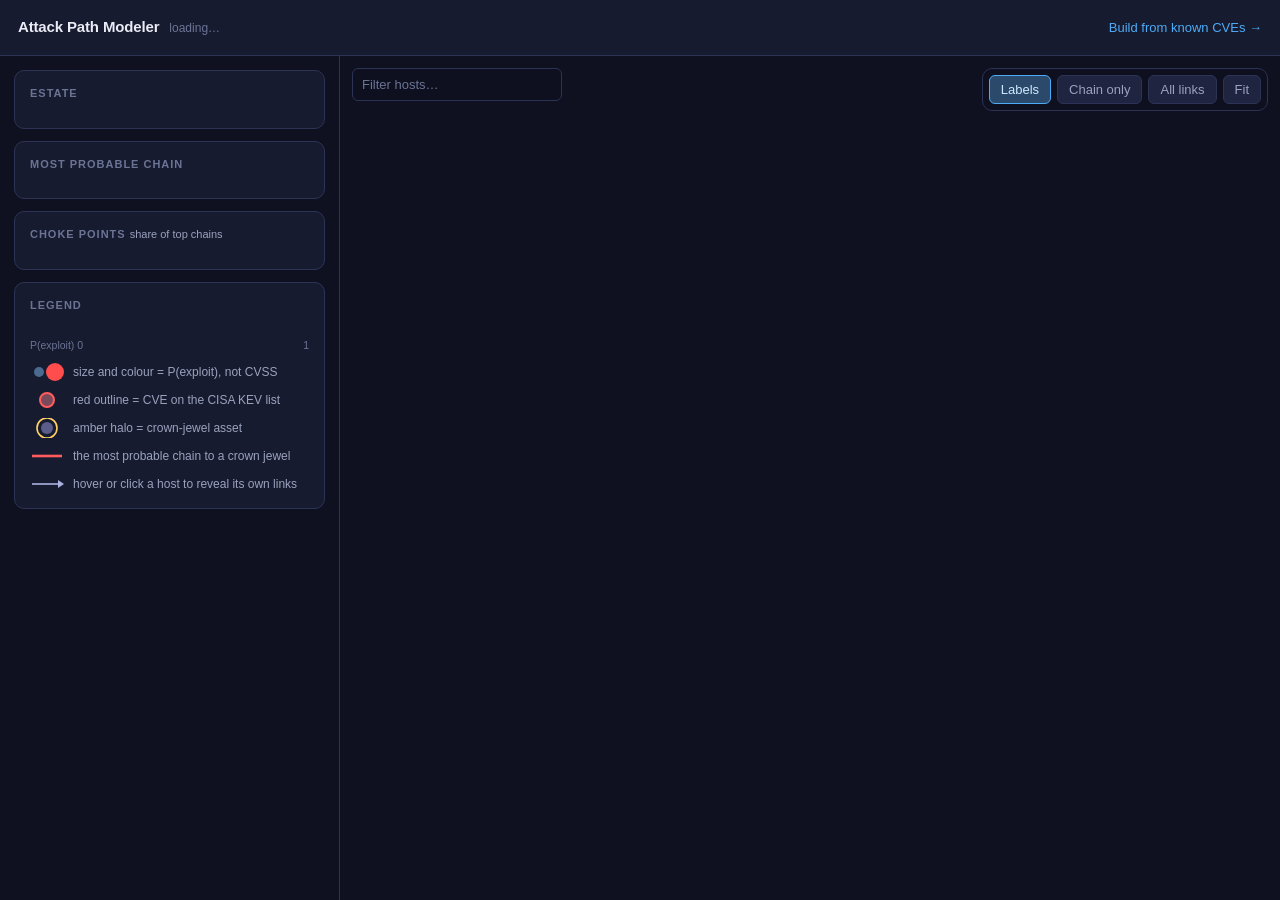
<file: index.html>
<!DOCTYPE html>
<html lang="en">
<head>
<meta charset="UTF-8">
<meta name="viewport" content="width=device-width, initial-scale=1">
<title>Attack Path Modeler</title>
<meta name="description" content="Turns vulnerability scan data into a directed attack graph and ranks the chains an attacker is most likely to complete.">
<!--
  GitHub Pages serves this repo from its root, so the site's base URL lands
  here. The dashboard is the front door, and this redirects to it.

  Three layers on purpose: the script is instant, the meta refresh covers
  scripting being off, and the link covers both being blocked. The page is
  styled so none of that flashes an unstyled white panel on a dark site.
-->
<meta http-equiv="refresh" content="0; url=dashboard.html">
<link rel="canonical" href="dashboard.html">
<link rel="stylesheet" href="assets/app.css">
<style>
  body { display: grid; place-items: center; min-height: 100vh; text-align: center; }
  .box { padding: 28px 34px; }
  h1 { font-size: 17px; font-weight: 650; margin: 0 0 6px; }
  p { color: var(--text-dim); margin: 0 0 16px; font-size: 13.5px; }
</style>
<script>location.replace("dashboard.html");</script>
</head>
<body>
  <div class="box">
    <h1>Attack Path Modeler</h1>
    <p>Opening the dashboard&hellip;</p>
    <p><a href="dashboard.html">Dashboard</a> &nbsp;·&nbsp; <a href="builder.html">Build from known CVEs</a></p>
  </div>
</body>
</html>
</file>
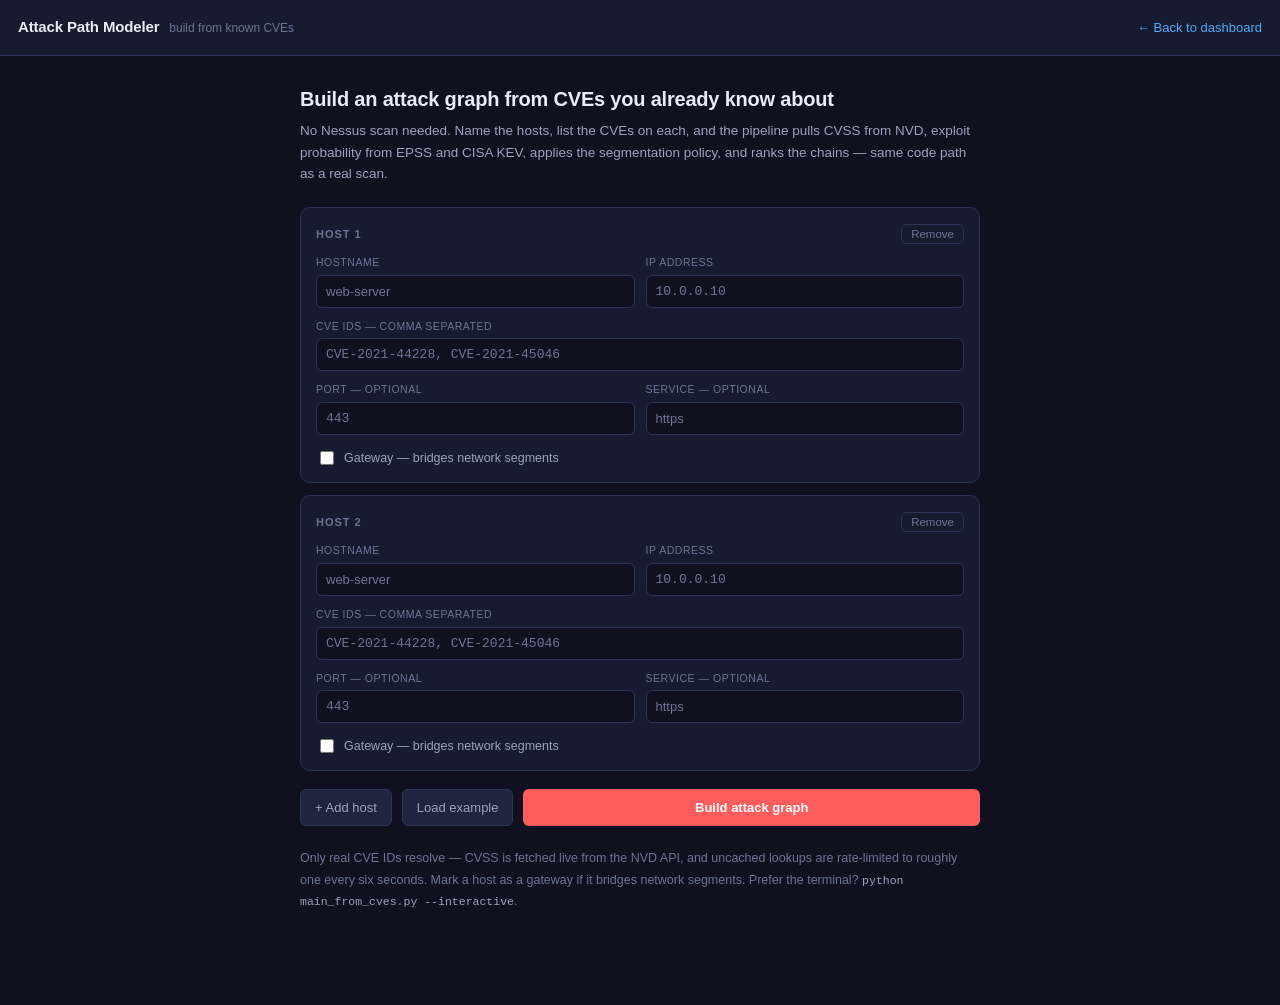
<file: builder.html>
<!DOCTYPE html>
<html lang="en">
<head>
<meta charset="UTF-8">
<meta name="viewport" content="width=device-width, initial-scale=1">
<title>Attack Path Modeler — Build From CVEs</title>
<meta name="description" content="Build an attack path graph from CVE IDs you already know about — no Nessus scan needed. CVSS from NVD, exploit probability from EPSS and CISA KEV.">
<link rel="stylesheet" href="assets/app.css">
<style>
  /* Builder-specific layout. Shared tokens and components live in app.css.
     The dashboard is a fixed-height app shell that never scrolls; this page is
     an ordinary document that does. Releasing the 100% height from html/body is
     what makes the document the single scroll container — leaving it in place
     gives the body its own scroller nested inside the page's, and the two
     disagree about where the top of the content is. */
  html, body { height: auto; min-height: 100%; }
  .app { grid-template-rows: auto 1fr; height: auto; min-height: 100vh; overflow: visible; }

  .wrap { max-width: 720px; margin: 0 auto; padding: 28px 20px 80px; width: 100%; }

  .lede { margin: 0 0 22px; }
  .lede h2 { font-size: 20px; font-weight: 650; letter-spacing: -0.01em; margin: 0 0 6px; }
  .lede p { margin: 0; color: var(--text-dim); font-size: 13.5px; line-height: 1.6; }

  .host { position: relative; padding-top: 16px; }
  .host .grid { display: grid; grid-template-columns: 1fr 1fr; gap: 11px; }
  .host .grid .full { grid-column: 1 / -1; }

  .host-head {
    display: flex; align-items: center; justify-content: space-between;
    margin-bottom: 11px;
  }
  .host-head .n {
    font-size: 11px; font-weight: 700; letter-spacing: 0.09em;
    color: var(--text-faint); text-transform: uppercase;
  }
  .remove {
    background: none; border: 1px solid var(--line); color: var(--text-faint);
    padding: 3px 9px; font-size: 11.5px;
  }
  .remove:hover { border-color: var(--risk-dim); color: #ffb0b0; background: #2a1a20; }

  .row-footer {
    grid-column: 1 / -1; display: flex; align-items: center;
    justify-content: space-between; gap: 10px; margin-top: 2px;
  }
  .check { display: flex; align-items: center; gap: 7px; font-size: 12.5px; color: var(--text-dim); }
  .check input { accent-color: var(--info); width: 14px; height: 14px; }

  .actions { display: flex; gap: 10px; margin-top: 18px; }
  .actions .btn { padding: 10px 14px; }
  .actions .grow { flex: 1; }

  #status { margin-top: 20px; display: none; }
  #status.show { display: block; }

  .result-chain { font-family: var(--mono); font-size: 12.5px; line-height: 1.8; word-break: break-word; }

  .hint { margin-top: 22px; color: var(--text-faint); font-size: 12.5px; line-height: 1.7; }
  .hint code { color: var(--text-dim); }

  @media (max-width: 560px) {
    .host .grid { grid-template-columns: 1fr; }
  }
</style>
</head>
<body>
<div class="app">

  <header class="topbar">
    <div class="brand">
      <h1>Attack Path Modeler</h1>
      <span class="tag">build from known CVEs</span>
    </div>
    <div class="spacer"></div>
    <nav><a href="dashboard.html">&larr; Back to dashboard</a></nav>
  </header>

  <div class="wrap">

    <div class="lede">
      <h2>Build an attack graph from CVEs you already know about</h2>
      <p>
        No Nessus scan needed. Name the hosts, list the CVEs on each, and the pipeline
        pulls CVSS from NVD, exploit probability from EPSS and CISA KEV, applies the
        segmentation policy, and ranks the chains — same code path as a real scan.
      </p>
    </div>

    <div id="hosts"></div>

    <div class="actions">
      <button type="button" class="btn" id="add-host">+ Add host</button>
      <button type="button" class="btn" id="load-example">Load example</button>
      <button type="button" class="btn-primary grow" id="generate">Build attack graph</button>
    </div>

    <div id="status"></div>

    <p class="hint">
      Only real CVE IDs resolve — CVSS is fetched live from the NVD API, and uncached
      lookups are rate-limited to roughly one every six seconds. Mark a host as a gateway
      if it bridges network segments. Prefer the terminal? <code>python main_from_cves.py --interactive</code>.
    </p>

  </div>
</div>

<script src="assets/pipeline.js"></script>
<script>
const hostsEl = document.getElementById("hosts");
const statusEl = document.getElementById("status");
const generateBtn = document.getElementById("generate");

// Hostnames typed into this form are echoed back in the build result and
// rendered into the status panel, so without escaping, a hostname like
// "<img src=x onerror=...>" would execute.
const esc = s => String(s ?? "").replace(/[&<>"']/g, c =>
  ({ "&": "&amp;", "<": "&lt;", ">": "&gt;", '"': "&quot;", "'": "&#39;" }[c]));

// Served by `python main.py --serve`, the build goes to POST /api/generate and
// Python writes data/graph.json. GitHub Pages is static hosting with no such
// endpoint, so there the same pipeline runs in this tab (assets/pipeline.js)
// and the result is kept in localStorage for dashboard.html?data=browser.
const HAS_BACKEND = location.hostname === "localhost" || location.hostname === "127.0.0.1";

const EXAMPLE = [
  { hostname: "web-server", ip: "10.0.0.10", cves: "CVE-2021-44228, CVE-2023-38408", port: "443", service: "https", gateway: true },
  { hostname: "file-server", ip: "10.0.1.20", cves: "CVE-2021-34527", port: "445", service: "smb" },
];

function renumber() {
  [...hostsEl.children].forEach((row, i) => {
    row.querySelector(".n").textContent = "Host " + (i + 1);
  });
}

function addRow(prefill) {
  prefill = prefill || {};
  const row = document.createElement("div");
  row.className = "card host";
  row.innerHTML =
    '<div class="host-head"><span class="n"></span>' +
    '<button type="button" class="remove">Remove</button></div>' +
    '<div class="grid">' +
      '<label class="field"><span>Hostname</span>' +
        '<input type="text" class="f-hostname" placeholder="web-server" value="' + esc(prefill.hostname || "") + '"></label>' +
      '<label class="field"><span>IP address</span>' +
        '<input type="text" class="f-ip mono" placeholder="10.0.0.10" value="' + esc(prefill.ip || "") + '"></label>' +
      '<label class="field full"><span>CVE IDs — comma separated</span>' +
        '<input type="text" class="f-cves mono" placeholder="CVE-2021-44228, CVE-2021-45046" value="' + esc(prefill.cves || "") + '"></label>' +
      '<label class="field"><span>Port — optional</span>' +
        '<input type="text" class="f-port mono" placeholder="443" value="' + esc(prefill.port || "") + '"></label>' +
      '<label class="field"><span>Service — optional</span>' +
        '<input type="text" class="f-service" placeholder="https" value="' + esc(prefill.service || "") + '"></label>' +
      '<div class="row-footer">' +
        '<label class="check"><input type="checkbox" class="f-gateway"' + (prefill.gateway ? " checked" : "") + ">" +
          "Gateway — bridges network segments</label>" +
      "</div>" +
    "</div>";

  row.querySelector(".remove").addEventListener("click", () => {
    row.remove();
    if (!hostsEl.children.length) addRow();
    renumber();
  });
  hostsEl.appendChild(row);
  renumber();
  return row;
}

document.getElementById("add-host").addEventListener("click", () => {
  addRow().querySelector(".f-hostname").focus();
});

document.getElementById("load-example").addEventListener("click", () => {
  hostsEl.innerHTML = "";
  EXAMPLE.forEach(addRow);
  setStatus("info", "Two hosts loaded with real CVEs. Press <b>Build attack graph</b>.");
});

addRow();
addRow();

function setStatus(kind, html) {
  statusEl.className = "show";
  statusEl.innerHTML = '<div class="notice ' + kind + '">' + html + "</div>";
}

function collectHosts() {
  const hosts = {};
  for (const row of hostsEl.children) {
    const hostname = row.querySelector(".f-hostname").value.trim();
    const ip = row.querySelector(".f-ip").value.trim();
    const cvesRaw = row.querySelector(".f-cves").value.trim();
    if (!hostname && !ip && !cvesRaw) continue;              // skip fully blank rows

    if (!hostname || !ip) throw new Error("Every host needs a hostname and an IP address.");
    const cves = cvesRaw.split(",").map(s => s.trim()).filter(Boolean);
    if (!cves.length) throw new Error(hostname + ": at least one CVE ID is required.");

    hosts[hostname] = {
      ip,
      cves,
      port: row.querySelector(".f-port").value.trim(),
      service: row.querySelector(".f-service").value.trim(),
    };
    if (row.querySelector(".f-gateway").checked) hosts[hostname].role = "gateway";
  }
  if (!Object.keys(hosts).length) throw new Error("Add at least one host first.");
  return hosts;
}

function showResult(data, dashboardHref) {
  const chokes = (data.chokePoints || []).filter(c => c.share > 0);
  const chokeHtml = chokes.length
    ? chokes.map(c =>
        '<div class="bar-row" style="cursor:default">' +
          '<div class="name">' + esc(c.hostname) + "</div>" +
          '<div class="value">' + (c.share * 100).toFixed(0) + "%</div>" +
          '<div class="track"><div class="fill" style="width:' + (c.share * 100).toFixed(1) + '%"></div></div>' +
        "</div>").join("")
    : '<div class="empty">No host sits on a shared route.</div>';

  const chain = (data.riskPath || []).length
    ? data.riskPath.map(esc).join(" &rarr; ")
    : '<span class="empty">No chain reaches a crown jewel under this policy.</span>';
  const p = data.riskPathProbability;
  const warnings = (data.warnings || []).length
    ? '<div style="margin-top:12px;color:var(--text-dim)">' + data.warnings.map(esc).join("<br>") + "</div>"
    : "";

  setStatus("success",
    "<b>Graph built.</b> " + data.nodeCount + " node" + (data.nodeCount === 1 ? "" : "s") +
      ", " + data.edgeCount + " edge" + (data.edgeCount === 1 ? "" : "s") + "." +
    '<div style="margin:12px 0 4px;font-size:11px;letter-spacing:.09em;text-transform:uppercase;color:var(--text-faint)">Most probable chain</div>' +
    '<div class="result-chain">' + chain +
      (p != null ? '<br><span style="color:var(--text-faint)">P(success) = ' + p.toFixed(4) + "</span>" : "") +
    "</div>" +
    '<div style="margin:14px 0 4px;font-size:11px;letter-spacing:.09em;text-transform:uppercase;color:var(--text-faint)">Choke points</div>' +
    chokeHtml + warnings +
    '<div style="margin-top:14px"><a href="' + dashboardHref + '"><b>Open it on the dashboard &rarr;</b></a></div>');
}

async function buildOnServer(hosts) {
  const res = await fetch("/api/generate", {
    method: "POST",
    headers: { "Content-Type": "application/json" },
    body: JSON.stringify({ hosts }),
  });
  const data = await res.json().catch(() => ({}));
  if (!res.ok || !data.ok) {
    throw new Error(data.error || "The server did not accept the build. Start it with python main.py --serve.");
  }
  return data;
}

async function buildInBrowser(hosts) {
  // The bundled policy applies when it covers these hosts, exactly as on the
  // server; otherwise the pipeline synthesises one zone per /24.
  const policySpec = await fetch("data/segmentation.json")
    .then(r => (r.ok ? r.json() : null)).catch(() => null);
  const data = await AttackPath.generate(hosts, {
    policySpec,
    sourceLabel: "known CVEs — built in your browser",
    onProgress: msg => setStatus("info", esc(msg)),
  });
  try {
    localStorage.setItem("apm:graph", JSON.stringify(data.graph));
  } catch {
    data.warnings.push("This browser blocks local storage, so the dashboard cannot open this graph.");
  }
  return data;
}

generateBtn.addEventListener("click", async () => {
  let hosts;
  try {
    hosts = collectHosts();
    AttackPath.validateSpec(hosts);
  } catch (e) {
    setStatus("error", esc(e.message));
    return;
  }

  const count = Object.keys(hosts).length;
  generateBtn.disabled = true;
  generateBtn.textContent = "Building…";
  setStatus("info",
    "Looking up " + count + " host" + (count === 1 ? "" : "s") +
    " against NVD, EPSS and CISA KEV… uncached CVEs are rate-limited to about one every six " +
    "seconds, so several hosts can take a minute.");

  try {
    if (HAS_BACKEND) showResult(await buildOnServer(hosts), "dashboard.html");
    else showResult(await buildInBrowser(hosts), "dashboard.html?data=browser");
  } catch (e) {
    setStatus("error", "<b>Could not build the graph.</b><br>" + esc(e.message));
  } finally {
    generateBtn.disabled = false;
    generateBtn.textContent = "Build attack graph";
  }
});
</script>
</body>
</html>
</file>
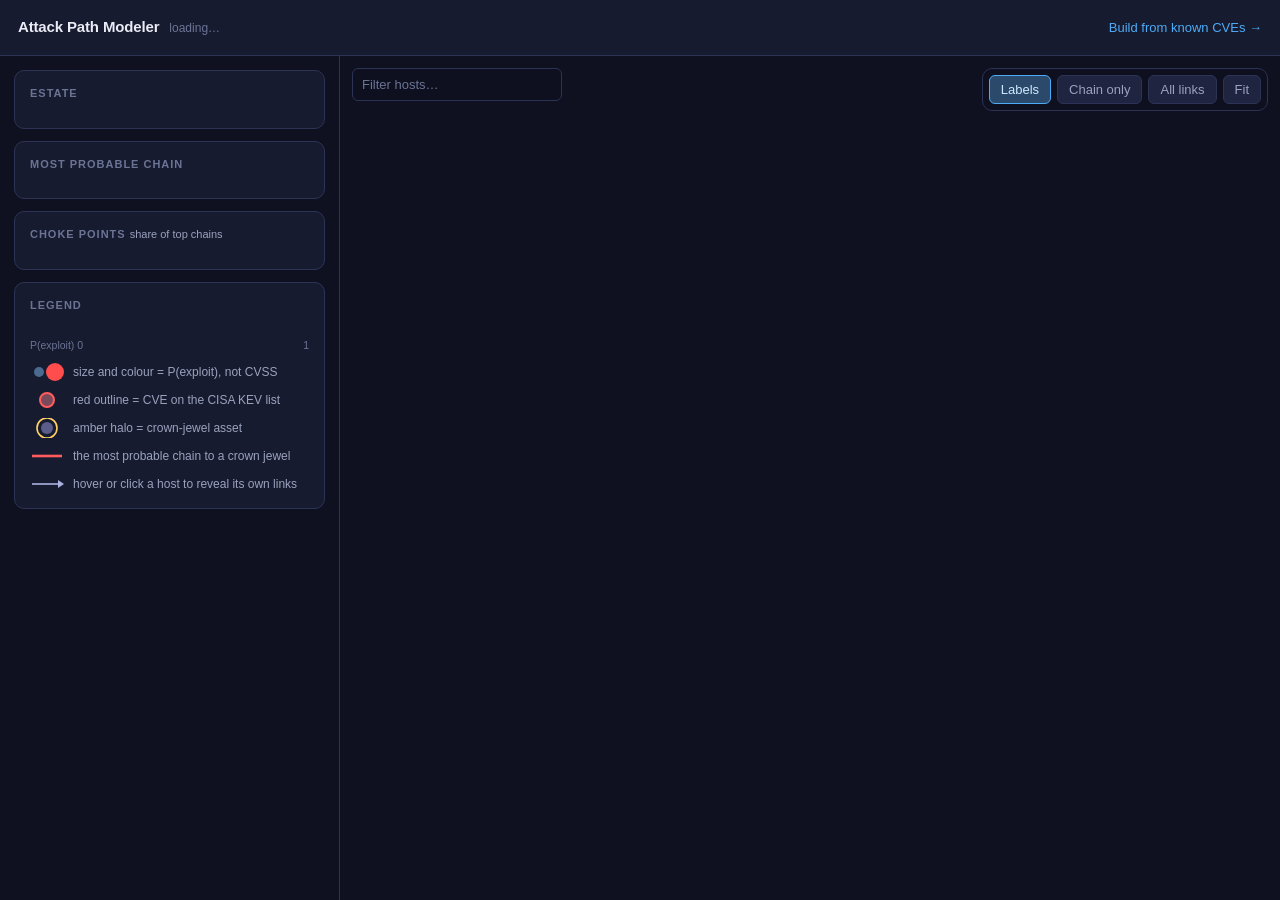
<file: dashboard.html>
<!DOCTYPE html>
<html lang="en">
<head>
<meta charset="UTF-8">
<meta name="viewport" content="width=device-width, initial-scale=1">
<title>Attack Path Modeler — Dashboard</title>
<meta name="description" content="Interactive attack graph laid out by network zone, ranking the most probable chains to a crown-jewel asset by EPSS and CISA KEV exploitation probability rather than CVSS severity.">
<script src="https://d3js.org/d3.v7.min.js"></script>
<link rel="stylesheet" href="assets/app.css">
<style>
  /* Dashboard-specific layout. Shared tokens and components live in app.css. */
  .main { display: grid; grid-template-columns: 340px 1fr; min-height: 0; }

  .sidebar {
    background: var(--bg);
    border-right: 1px solid var(--line);
    padding: 14px;
    overflow-y: auto;
    min-height: 0;
  }

  .canvas { position: relative; min-width: 0; overflow: hidden; }
  .canvas svg { display: block; width: 100%; height: 100%; cursor: grab; }
  .canvas svg.is-panning { cursor: grabbing; }

  /* Controls float over the canvas rather than eating sidebar height, which is
     needed for the panels that carry the actual findings. */
  .controls {
    position: absolute; top: 12px; right: 12px;
    display: flex; gap: 6px;
    background: rgba(15, 17, 32, 0.82);
    backdrop-filter: blur(6px);
    padding: 6px; border: 1px solid var(--line); border-radius: var(--radius);
  }
  .search-wrap { position: absolute; top: 12px; left: 12px; width: 210px; }
  .search-wrap input { background: rgba(15, 17, 32, 0.86); backdrop-filter: blur(6px); }

  /* Zone lanes: the segmentation policy, drawn. An attacker enters at the left
     lane and has to cross a boundary for every lane to the right. */
  .lane rect { fill: var(--surface); fill-opacity: 0.5; stroke: var(--line); stroke-dasharray: 3 5; }
  .lane text {
    fill: var(--text-faint); font-size: 11px; font-weight: 650;
    letter-spacing: 0.14em; text-transform: uppercase; text-anchor: middle;
  }

  .edge { stroke: #59608c; stroke-opacity: 0.22; stroke-width: 1; fill: none; }
  .edge.kev { stroke: #6f5a72; stroke-opacity: 0.34; }
  /* A hovered or selected host's own links, pulled forward so they read. */
  .edge.lit { stroke: #aab2e0; stroke-opacity: 0.85; stroke-width: 1.6; }
  .risk-edge { stroke: var(--risk); stroke-width: 2.6; fill: none; filter: drop-shadow(0 0 4px rgba(255, 93, 93, 0.5)); }
  .risk-edge.flow { stroke-dasharray: 7 6; animation: flow 1.1s linear infinite; }
  @keyframes flow { to { stroke-dashoffset: -13; } }

  .node { cursor: pointer; }
  .node circle.body { stroke: rgba(0, 0, 0, 0.45); stroke-width: 1; }
  .node text {
    font-size: 11.5px; fill: var(--text); pointer-events: none;
    text-anchor: middle; paint-order: stroke;
    stroke: var(--bg); stroke-width: 3.5px; stroke-linejoin: round;
  }
  /* One opacity knob drives hover-neighbourhood focus, search filtering and
     selection, so they can never disagree about what is dimmed. */
  .faded { opacity: 0.12; }
  .node, .edge, .risk-edge { transition: opacity 0.15s; }

  #tooltip {
    position: absolute; pointer-events: none; display: none; z-index: 20;
    max-width: 300px; padding: 10px 12px;
    background: var(--surface-2); border: 1px solid var(--line);
    border-radius: var(--radius-sm); box-shadow: var(--shadow);
    font-size: 12px; line-height: 1.6;
  }
  #tooltip .t-title { font-weight: 650; font-size: 13px; }
  #tooltip .t-sub { color: var(--text-faint); font-size: 11px; }
  #tooltip ul { margin: 7px 0 0; padding: 0; list-style: none; }
  #tooltip li { padding: 2px 0; border-top: 1px solid var(--line-soft); }

  /* Chain hops */
  .hop { display: grid; grid-template-columns: 14px 1fr; gap: 8px; cursor: pointer; }
  .hop .rail { position: relative; }
  .hop .rail::before { content: ""; position: absolute; left: 6px; top: 0; bottom: 0; width: 2px; background: var(--risk-dim); }
  .hop:last-child .rail::before { bottom: 50%; }
  .hop:first-child .rail::before { top: 50%; }
  .hop .dot { position: absolute; left: 2px; top: 5px; width: 10px; height: 10px; border-radius: 50%; background: var(--risk); }
  .hop .body { padding-bottom: 10px; min-width: 0; }
  .hop .host { font-size: 13px; font-weight: 600; }
  .hop .via { font-size: 11.5px; color: var(--text-faint); font-family: var(--mono); }
  .hop:last-child .body { padding-bottom: 0; }

  .prob { display: flex; align-items: baseline; gap: 7px; margin-bottom: 12px; }
  .prob .n { font-size: 27px; font-weight: 600; letter-spacing: -0.03em; font-variant-numeric: tabular-nums; color: var(--risk); }
  .prob .l { font-size: 11.5px; color: var(--text-faint); }

  .legend-row { display: flex; align-items: center; gap: 9px; margin-top: 8px; font-size: 12px; color: var(--text-dim); }
  .legend-row svg { flex: none; }
  .ramp { height: 8px; border-radius: 4px; margin: 2px 0 5px; }
  .ramp-labels { display: flex; justify-content: space-between; font-size: 10.5px; color: var(--text-faint); }

  .vuln { display: flex; justify-content: space-between; gap: 8px; padding: 5px 0; border-top: 1px solid var(--line-soft); font-size: 12px; }
  .vuln .cve { font-family: var(--mono); font-size: 11.5px; }
  .vuln .p { color: var(--text-dim); font-variant-numeric: tabular-nums; white-space: nowrap; }

  #fallback {
    position: absolute; inset: 0; display: none;
    align-items: center; justify-content: center; padding: 30px;
  }
  #fallback .notice { max-width: 460px; }

  @media (max-width: 900px) {
    .main { grid-template-columns: 1fr; grid-template-rows: 1fr auto; }
    .sidebar { border-right: none; border-top: 1px solid var(--line); max-height: 45vh; }
    .canvas { order: -1; }
  }
</style>
</head>
<body>
<div class="app">

  <header class="topbar">
    <div class="brand">
      <h1>Attack Path Modeler</h1>
      <span class="tag" id="source-label">loading&hellip;</span>
    </div>
    <div class="spacer"></div>
    <nav>
      <a href="builder.html">Build from known CVEs &rarr;</a>
    </nav>
  </header>

  <div class="main">
    <aside class="sidebar">

      <div class="card">
        <h2>Estate</h2>
        <div class="metrics" id="metrics"></div>
      </div>

      <div class="card">
        <h2>Most probable chain</h2>
        <div id="chain"></div>
      </div>

      <div class="card">
        <h2>Choke points <span class="count">share of top chains</span></h2>
        <div id="chokes"></div>
      </div>

      <div class="card" id="detail-card" style="display:none">
        <h2>Selected host</h2>
        <div id="detail"></div>
      </div>

      <div class="card">
        <h2>Legend</h2>
        <div class="ramp" id="ramp"></div>
        <div class="ramp-labels"><span>P(exploit) 0</span><span>1</span></div>
        <div class="legend-row">
          <svg width="34" height="20"><circle cx="9" cy="10" r="5" fill="#4a6a8f"></circle><circle cx="25" cy="10" r="9" fill="#ff4d4d"></circle></svg>
          size and colour = P(exploit), not CVSS
        </div>
        <div class="legend-row">
          <svg width="34" height="20"><circle cx="17" cy="10" r="7" fill="#7a4a5a" stroke="#ff5d5d" stroke-width="2"></circle></svg>
          red outline = CVE on the CISA KEV list
        </div>
        <div class="legend-row">
          <svg width="34" height="20"><circle cx="17" cy="10" r="6" fill="#5c5c8a"></circle><circle cx="17" cy="10" r="10" fill="none" stroke="#ffd166" stroke-width="1.6"></circle></svg>
          amber halo = crown-jewel asset
        </div>
        <div class="legend-row">
          <svg width="34" height="20"><line x1="2" y1="10" x2="32" y2="10" stroke="#ff5d5d" stroke-width="2.6"></line></svg>
          the most probable chain to a crown jewel
        </div>
        <div class="legend-row">
          <svg width="34" height="20"><line x1="2" y1="10" x2="28" y2="10" stroke="#aab2e0" stroke-width="1.6"></line><path d="M28,6L34,10L28,14Z" fill="#aab2e0"></path></svg>
          hover or click a host to reveal its own links
        </div>
      </div>

    </aside>

    <div class="canvas" id="canvas">
      <div class="search-wrap">
        <input type="text" id="search" placeholder="Filter hosts&hellip;" autocomplete="off">
      </div>
      <div class="controls">
        <button class="btn is-on" id="toggle-labels" title="Show or hide hostname labels">Labels</button>
        <button class="btn" id="toggle-focus" title="Dim everything that is not on the most probable chain">Chain only</button>
        <button class="btn" id="toggle-links" title="Show every allowed link at once. Otherwise a host's own links appear when you hover it.">All links</button>
        <button class="btn" id="fit" title="Fit the whole graph in view">Fit</button>
      </div>
      <svg id="graph"></svg>
      <div id="fallback"></div>
    </div>
  </div>
</div>

<div id="tooltip"></div>

<script>
// ---------------------------------------------------------------- utilities

// Hostnames, CVE IDs, services and ports all trace back to something a person
// typed into builder.html or a known_hosts spec, so they are untrusted input
// and must never reach .innerHTML raw.
const esc = s => String(s ?? "").replace(/[&<>"']/g, c =>
  ({ "&": "&amp;", "<": "&lt;", ">": "&gt;", '"': "&quot;", "'": "&#39;" }[c]));

const idOf = v => (v && typeof v === "object") ? v.id : v;
const radius = d => 8 + (d.max_p_exploit ?? 0) * 12;

// Cool where exploitation is unlikely, hot where it is near-certain. Deliberately
// not d3's RdYlGn: green reads as "safe, handled" on a dark ground, and a host at
// p=0.2 is not handled, just less urgent.
const riskScale = d3.scaleSequential(d3.interpolateRgbBasis(
  ["#4a6a8f", "#4c8f8a", "#c8a13e", "#e8613c", "#ff4d4d"])).domain([0, 1]).clamp(true);

const tooltip = d3.select("#tooltip");
function showTip(html, event) {
  tooltip.style("display", "block").html(html);
  moveTip(event);
}
function moveTip(event) {
  const box = tooltip.node().getBoundingClientRect();
  const x = Math.min(event.pageX + 14, window.innerWidth - box.width - 10);
  const y = Math.max(10, Math.min(event.pageY - 20, window.innerHeight - box.height - 10));
  tooltip.style("left", x + "px").style("top", y + "px");
}
const hideTip = () => tooltip.style("display", "none");

d3.select("#ramp").style("background",
  "linear-gradient(to right, " + d3.range(0, 1.01, 0.1).map(riskScale).join(",") + ")");

// -------------------------------------------------------------------- render

// On GitHub Pages the builder runs the pipeline in the browser and leaves the
// result in localStorage, since a static site cannot rewrite data/graph.json.
// dashboard.html?data=browser shows that graph; the plain URL, the sample.
if (new URLSearchParams(location.search).get("data") === "browser") {
  let built = null;
  try { built = JSON.parse(localStorage.getItem("apm:graph")); } catch { /* storage blocked */ }
  d3.select("nav").insert("a", ":first-child").attr("href", "dashboard.html").text("View the sample estate");
  if (built && built.nodes && built.nodes.length) render(built);
  else fallback("<b>No graph has been built in this browser yet.</b><br>" +
    "Add hosts on the <a href='builder.html'>builder page</a>, or view the <a href='dashboard.html'>sample estate</a>.");
} else {
  d3.json("data/graph.json")
    .then(data => (data && data.nodes && data.nodes.length) ? render(data) : fallback(
      "<b>data/graph.json has no hosts in it.</b><br>Run <code>python main.py</code> to rebuild it, " +
      "or add hosts on the <a href='builder.html'>builder page</a>."))
    .catch(() => fallback(
      "<b>Could not load data/graph.json.</b><br>This page has to be served over HTTP — browsers " +
      "block a local file from reading another local file. Start it with:<br><br>" +
      "<code>python main.py --serve</code>"));
}

function fallback(html) {
  d3.select("#source-label").text("no data");
  d3.select("#fallback").style("display", "flex")
    .html('<div class="notice error">' + html + "</div>");
}

function render(data) {
  const canvas = document.getElementById("canvas");
  const svg = d3.select("#graph");
  const nodeById = new Map(data.nodes.map(n => [n.id, n]));
  const riskPath = (data.riskPath || []).filter(id => nodeById.has(id));

  // ---- header + summary ---------------------------------------------------

  const when = data.generatedAt ? new Date(data.generatedAt).toLocaleString() : "";
  d3.select("#source-label").text(
    (data.sourceLabel || "unlabelled dataset") + (when ? "  ·  generated " + when : ""));

  const zones = [...new Set(data.nodes.map(d => d.zone || "unzoned"))];
  const metrics = [
    ["hosts", data.nodes.length],
    ["edges", data.links.length],
    ["zones", zones.length],
    ["on KEV", data.nodes.filter(d => d.in_kev).length],
  ];
  d3.select("#metrics").selectAll("div").data(metrics).join("div")
    .attr("class", "metric")
    .html(m => '<div class="v">' + m[1] + '</div><div class="k">' + m[0] + "</div>");

  // ---- most probable chain ------------------------------------------------

  const edgeBetween = new Map(data.links.map(l => [idOf(l.source) + ">" + idOf(l.target), l]));
  const chainEl = d3.select("#chain");
  if (riskPath.length < 2) {
    chainEl.html('<div class="empty">No chain reaches a crown jewel under this policy.</div>');
  } else {
    const p = data.riskPathProbability;
    const header = p == null ? "" :
      '<div class="prob"><span class="n">' + (p * 100).toFixed(1) + '%</span>' +
      '<span class="l">end-to-end success<br>= &prod; p over ' + (riskPath.length - 1) + " hops</span></div>";

    chainEl.html(header + riskPath.map((id, i) => {
      const host = nodeById.get(id);
      const link = i > 0 ? edgeBetween.get(riskPath[i - 1] + ">" + id) : null;
      const via = link
        ? esc(link.cve) + " · " + esc(link.service) + "/" + esc(link.port) +
          " · p=" + (link.p_exploit ?? 0).toFixed(3)
        : "entry point";
      return '<div class="hop" data-id="' + esc(id) + '">' +
               '<div class="rail"><div class="dot"></div></div>' +
               '<div class="body">' +
                 '<div class="host">' + esc(host.hostname) +
                   (link && link.in_kev ? ' <span class="badge kev">KEV</span>' : "") +
                   (host.is_crown_jewel ? ' <span class="badge jewel">CROWN JEWEL</span>' : "") +
                 "</div>" +
                 '<div class="via">' + via + "</div>" +
               "</div></div>";
    }).join(""));

    chainEl.selectAll(".hop").on("click", function () { select(this.dataset.id); });
  }

  // ---- choke points -------------------------------------------------------

  const chokes = (data.chokePoints || []).filter(c => c.share > 0 && nodeById.has(c.id));
  const chokeEl = d3.select("#chokes");
  if (!chokes.length) {
    chokeEl.html('<div class="empty">No host sits on a shared route — nothing to contain.</div>');
  } else {
    chokeEl.selectAll("div.bar-row").data(chokes).join("div")
      .attr("class", "bar-row")
      .attr("data-id", d => d.id)
      .html(d =>
        '<div class="name">' + esc(nodeById.get(d.id).hostname) + "</div>" +
        '<div class="value">' + (d.share * 100).toFixed(0) + "%</div>" +
        '<div class="track"><div class="fill" style="width:' + (d.share * 100).toFixed(1) + '%"></div></div>')
      .on("click", (ev, d) => select(d.id));
  }

  // ---- zone lanes ---------------------------------------------------------

  // Lane order is attacker depth, not alphabet: BFS from the hosts nothing can
  // reach (the internet-facing ones), so the left-to-right axis reads as "how
  // many segmentation boundaries in". That makes the policy visible; otherwise
  // it stays buried in a JSON file nobody opens.
  const laneOrder = (() => {
    const adj = new Map(data.nodes.map(d => [d.id, []]));
    const indeg = new Map(data.nodes.map(d => [d.id, 0]));
    for (const l of data.links) {
      const s = idOf(l.source), t = idOf(l.target);
      if (adj.has(s)) adj.get(s).push(t);
      indeg.set(t, (indeg.get(t) || 0) + 1);
    }
    let seeds = data.nodes.filter(d => !indeg.get(d.id)).map(d => d.id);
    if (!seeds.length) seeds = [riskPath[0] ?? data.nodes[0].id];

    const dist = new Map(seeds.map(s => [s, 0]));
    const queue = [...seeds];
    while (queue.length) {
      const cur = queue.shift();
      for (const nb of adj.get(cur) || []) {
        if (!dist.has(nb)) { dist.set(nb, dist.get(cur) + 1); queue.push(nb); }
      }
    }
    const depth = new Map();
    for (const d of data.nodes) {
      const z = d.zone || "unzoned";
      const v = dist.has(d.id) ? dist.get(d.id) : 1e6;
      if (!depth.has(z) || v < depth.get(z)) depth.set(z, v);
    }
    return [...depth.keys()].sort((a, b) => depth.get(a) - depth.get(b) || a.localeCompare(b));
  })();

  const laneIndex = new Map(laneOrder.map((z, i) => [z, i]));
  const zoneOf = d => d.zone || "unzoned";

  const LANE_W = Math.max(300, Math.min(400, 1180 / laneOrder.length));
  const PAD = 34;                                    // keeps circles off the lane edge
  const laneX = z => (laneIndex.get(z) + 0.5) * LANE_W;

  // Give every host a fixed vertical slot in its lane, so each zone reads as a
  // centred, evenly spaced column instead of a force-scattered cloud — a lane
  // with one host (the internet) centres it, rather than letting it drift. The
  // most exploitable hosts sit highest. The forces below pull to these slots.
  const SLOT = 176;
  const laneNodes = new Map(laneOrder.map(z => [z, []]));
  for (const d of data.nodes) (laneNodes.get(zoneOf(d)) || laneNodes.get(laneOrder[0])).push(d);
  const maxLane = Math.max(1, ...laneOrder.map(z => laneNodes.get(z).length));
  const H = Math.max(520, SLOT * maxLane + 160);
  const slotY = new Map();
  for (const arr of laneNodes.values()) {
    arr.sort((a, b) => (b.max_p_exploit ?? 0) - (a.max_p_exploit ?? 0) || a.id.localeCompare(b.id));
    arr.forEach((d, i) => slotY.set(d.id, H / 2 + (i - (arr.length - 1) / 2) * SLOT));
  }

  // ---- scene graph --------------------------------------------------------

  const defs = svg.append("defs");
  [["arrow", "#59608c"], ["arrow-kev", "#8a5a6e"], ["arrow-risk", "#ff5d5d"], ["arrow-lit", "#aab2e0"]].forEach(m => {
    defs.append("marker")
      .attr("id", m[0]).attr("viewBox", "0 -5 10 10")
      .attr("refX", 9).attr("refY", 0)
      .attr("markerWidth", 4).attr("markerHeight", 4).attr("orient", "auto")
      // Base-mesh arrowheads render at full opacity even when their faint lines
      // recede, so quiet them too; the risk chain and a hovered node's own
      // links (lit) keep a solid head.
      .append("path").attr("d", "M0,-5L10,0L0,5").attr("fill", m[1])
      .attr("fill-opacity", (m[0] === "arrow-risk" || m[0] === "arrow-lit") ? 1 : 0.4);
  });

  const root = svg.append("g");
  const laneLayer = root.append("g");
  const edgeLayer = root.append("g");
  const riskLayer = root.append("g");
  const nodeLayer = root.append("g");

  const lanes = laneLayer.selectAll("g").data(laneOrder).join("g").attr("class", "lane");
  lanes.append("rect").attr("rx", 14)
    .attr("x", z => laneIndex.get(z) * LANE_W + 8).attr("width", LANE_W - 16);
  lanes.append("text").attr("x", z => laneX(z)).text(z => z);

  // Edges the red chain already draws are skipped in either direction, so a
  // bidirectional pair does not render a grey line alongside the red one.
  const riskKeys = new Set();
  for (let i = 0; i < riskPath.length - 1; i++) {
    riskKeys.add(riskPath[i] + ">" + riskPath[i + 1]);
    riskKeys.add(riskPath[i + 1] + ">" + riskPath[i]);
  }

  const edges = edgeLayer.selectAll("path")
    .data(data.links.filter(l => !riskKeys.has(idOf(l.source) + ">" + idOf(l.target))))
    .join("path")
    .attr("class", d => d.in_kev ? "edge kev" : "edge")
    .attr("marker-end", d => d.in_kev ? "url(#arrow-kev)" : "url(#arrow)")
    .on("mouseover", (ev, d) => showTip(
      '<div class="t-title">' + esc(nodeById.get(idOf(d.source)).hostname) + " &rarr; " +
        esc(nodeById.get(idOf(d.target)).hostname) + "</div>" +
      '<div class="t-sub">' + esc(d.service) + "/" + esc(d.port) + " · " + esc(d.cve) +
        (d.in_kev ? ' <span class="badge kev">KEV</span>' : "") + "</div>" +
      "<ul><li>P(exploit) <b>" + (d.p_exploit ?? 0).toFixed(3) + "</b> " +
        '<span class="t-sub">(' + esc(d.p_source || "n/a") + ")</span></li>" +
      "<li>edge cost &minus;log p = <b>" + esc(d.weight) + "</b></li></ul>", ev))
    .on("mousemove", moveTip).on("mouseout", hideTip);

  const riskSegs = riskLayer.selectAll("path")
    .data(riskPath.slice(1).map((id, i) => ({
      source: nodeById.get(riskPath[i]), target: nodeById.get(id),
    })))
    .join("path").attr("class", "risk-edge flow").attr("marker-end", "url(#arrow-risk)");

  const nodes = nodeLayer.selectAll("g").data(data.nodes).join("g")
    .attr("class", "node")
    .call(d3.drag()
      .on("start", (ev, d) => { if (!ev.active) sim.alphaTarget(0.3).restart(); d.fx = d.x; d.fy = d.y; })
      .on("drag", (ev, d) => { d.fx = clampX(ev.x, d); d.fy = ev.y; })
      .on("end", (ev, d) => { if (!ev.active) sim.alphaTarget(0); d.fx = null; d.fy = null; }))
    .on("click", (ev, d) => { ev.stopPropagation(); select(d.id === selectedId ? null : d.id); })
    .on("mouseover", (ev, d) => { hover(d.id); showTip(nodeTip(d), ev); })
    .on("mousemove", moveTip)
    .on("mouseout", () => { hover(null); hideTip(); });

  nodes.filter(d => d.is_crown_jewel).append("circle")
    .attr("r", d => radius(d) + 5).attr("fill", "none")
    .attr("stroke", "#ffd166").attr("stroke-width", 1.6).attr("stroke-opacity", 0.85);

  nodes.append("circle").attr("class", "body")
    .attr("r", radius)
    .attr("fill", d => riskScale(d.max_p_exploit ?? 0))
    .attr("stroke", d => d.in_kev ? "#ff5d5d" : "rgba(0,0,0,0.45)")
    .attr("stroke-width", d => d.in_kev ? 2.2 : 1);

  const labels = nodes.append("text")
    .attr("y", d => radius(d) + 15)
    .text(d => d.hostname.length > 22 ? d.hostname.slice(0, 21) + "…" : d.hostname);

  function nodeTip(d) {
    const vulns = (d.vulns || []).map(v =>
      '<li><span class="mono">' + esc(v.cve) + "</span> — CVSS " + esc(v.cvss) +
      ", p=" + (v.p_exploit ?? 0).toFixed(3) +
      (v.in_kev ? ' <span class="badge kev">KEV</span>' : "") + "<br>" +
      '<span class="t-sub">' + esc(v.service) + "/" + esc(v.port) + "</span></li>").join("");
    return '<div class="t-title">' + esc(d.hostname) +
             (d.in_kev ? ' <span class="badge kev">KEV</span>' : "") +
             (d.is_crown_jewel ? ' <span class="badge jewel">CROWN JEWEL</span>' : "") + "</div>" +
           '<div class="t-sub mono">' + esc(d.id) + " · " + esc(zoneOf(d)) + "</div>" +
           "<ul><li>P(exploit) <b>" + (d.max_p_exploit ?? 0).toFixed(3) + "</b>" +
             " &nbsp;·&nbsp; max CVSS " + esc(d.max_cvss) + "</li>" + vulns + "</ul>";
  }

  // ---- simulation ---------------------------------------------------------

  // x is clamped to the host's zone lane rather than merely nudged, so the
  // left-to-right reading ("one lane right = one boundary crossed") always
  // holds. A stray node drifting into the neighbouring lane would make the
  // whole layout lie about the policy.
  function clampX(x, d) {
    const c = laneX(zoneOf(d));
    const half = Math.max(10, LANE_W / 2 - PAD - radius(d));
    return Math.max(c - half, Math.min(c + half, x));
  }

  const sim = d3.forceSimulation(data.nodes)
    // Link pull is weak: the slot forces below decide where a node sits, and a
    // strong link force would drag hosts off their lane column toward whatever
    // they connect to.
    .force("link", d3.forceLink(data.links).id(d => d.id).distance(110).strength(0.04))
    .force("charge", d3.forceManyBody().strength(-160))
    // The collision radius has to clear the label under the circle, not just the
    // circle, or hostnames in a crowded lane overlap each other.
    .force("collide", d3.forceCollide(d => radius(d) + 26))
    // Pull hard to the lane centre (x) and to the assigned slot (y), so each
    // zone is a tidy centred column.
    .force("x", d3.forceX(d => laneX(zoneOf(d))).strength(0.9))
    .force("y", d3.forceY(d => slotY.get(d.id)).strength(0.55))
    .on("tick", tick);

  function arc(s, t) {
    const dx = t.x - s.x, dy = t.y - s.y;
    const dist = Math.hypot(dx, dy) || 1;
    const x1 = s.x + dx / dist * (radius(s) + 2), y1 = s.y + dy / dist * (radius(s) + 2);
    const x2 = t.x - dx / dist * (radius(t) + 6), y2 = t.y - dy / dist * (radius(t) + 6);
    // A gentle arc, so the two directions of a bidirectional pair stay visible
    // as two lines instead of overprinting each other.
    return "M" + x1 + "," + y1 + "A" + dist * 1.9 + "," + dist * 1.9 + " 0 0,1 " + x2 + "," + y2;
  }

  function tick() {
    for (const d of data.nodes) d.x = clampX(d.x, d);
    edges.attr("d", d => arc(d.source, d.target));
    riskSegs.attr("d", d => arc(d.source, d.target));
    nodes.attr("transform", d => "translate(" + d.x + "," + d.y + ")");

    const ys = data.nodes.map(d => d.y);
    const top = Math.min(...ys) - 56, bottom = Math.max(...ys) + 44;
    lanes.select("rect").attr("y", top - 12).attr("height", bottom - top + 12);
    lanes.select("text").attr("y", top + 4);
  }

  // ---- zoom, fit, resize --------------------------------------------------

  const zoom = d3.zoom().scaleExtent([0.2, 4]).on("zoom", ev => root.attr("transform", ev.transform));
  svg.call(zoom)
    .on("click", () => select(null))
    .on("mousedown.cursor", () => svg.classed("is-panning", true))
    .on("mouseup.cursor", () => svg.classed("is-panning", false));

  // Measured from what is actually on screen rather than from the lane maths:
  // labels overhang their nodes by an amount that depends on the hostname, so a
  // bounds calculation from node positions alone clips the outermost lane.
  // getBBox() reports the group's contents before its own zoom transform, which
  // is exactly the layout-space box needed here.
  let fitRetries = 0;

  function fit() {
    const box = canvas.getBoundingClientRect();
    const w = canvas.clientWidth || box.width;
    const h = canvas.clientHeight || box.height;
    const b = data.nodes.length ? root.node().getBBox() : null;

    // A background or freshly-opened tab can report a zero-height canvas for
    // several hundred milliseconds. Bailing out silently there left the graph
    // parked at identity zoom with the rightmost zone off-screen, so retry
    // instead of giving up on the one measurement that happened to be early.
    if (!w || !h || !b || !b.width || !b.height) {
      if (fitRetries++ < 25) setTimeout(fit, 200);
      return;
    }
    fitRetries = 0;

    // Applied instantly rather than as a transition: a tweened fit depends on
    // requestAnimationFrame, and a tab that is throttled or not being composited
    // never advances it — which leaves the graph parked at identity zoom with
    // the rightmost zone off-screen. Snapping is also the right feel for a fit.
    const k = Math.min(w / (b.width + 80), h / (b.height + 80), 2.8);
    svg.call(zoom.transform, d3.zoomIdentity
      .translate(w / 2, h / 2).scale(k)
      .translate(-(b.x + b.width / 2), -(b.y + b.height / 2)));
  }

  let fitTimer = null;
  const fitSoon = () => { clearTimeout(fitTimer); fitTimer = setTimeout(fit, 120); };

  sim.on("end", fit);
  setTimeout(fit, 700);   // the simulation can run long; do not make the user wait to see anything
  new ResizeObserver(fitSoon).observe(canvas);
  d3.select("#fit").on("click", fit);

  // ---- focus: hover, selection, search, chain-only ------------------------

  const neighbours = new Map(data.nodes.map(d => [d.id, new Set([d.id])]));
  for (const l of data.links) {
    const s = idOf(l.source), t = idOf(l.target);
    if (neighbours.has(s)) neighbours.get(s).add(t);
    if (neighbours.has(t)) neighbours.get(t).add(s);
  }

  let hoveredId = null, selectedId = null, query = "", chainOnly = false, showLinks = false;
  const chainSet = new Set(riskPath);

  // The filters that do not depend on what is hovered (used for both nodes and
  // the endpoints of an edge).
  function passesFilters(id) {
    if (chainOnly && !chainSet.has(id)) return false;
    const host = nodeById.get(id);
    if (query && !(host.hostname.toLowerCase().includes(query) || id.toLowerCase().includes(query))) {
      return false;
    }
    return true;
  }

  function visible(id) {
    if (!passesFilters(id)) return false;
    const focus = hoveredId || selectedId;
    if (focus && !neighbours.get(focus).has(id)) return false;
    return true;
  }

  function applyFocus() {
    nodes.classed("faded", d => !visible(d.id));

    // 51 links among 11 hosts is a hairball if drawn all at once, so at rest the
    // mesh is hidden and only the red chain shows. A host's own links appear,
    // lit, when you hover or select it — you read a few arrows at a time — and
    // the "All links" toggle brings the whole faint mesh back for those who want
    // the full topology.
    const focus = hoveredId || selectedId;
    edges.each(function (d) {
      const s = idOf(d.source), t = idOf(d.target);
      const lit = !!focus && (s === focus || t === focus);
      const shown = (showLinks || lit) && passesFilters(s) && passesFilters(t);
      d3.select(this)
        .style("display", shown ? null : "none")
        .classed("lit", lit && shown)
        .attr("marker-end", lit && shown ? "url(#arrow-lit)"
                          : d.in_kev ? "url(#arrow-kev)" : "url(#arrow)");
    });

    riskSegs.classed("faded", d => !visible(d.source.id) || !visible(d.target.id));
    d3.selectAll(".bar-row").classed("is-active", function () {
      return this.dataset.id === selectedId;
    });
  }
  const hover = id => { hoveredId = id; applyFocus(); };

  function select(id) {
    selectedId = id;
    applyFocus();
    const card = d3.select("#detail-card");
    if (!id) { card.style("display", "none"); return; }

    const d = nodeById.get(id);
    const outs = data.links.filter(l => idOf(l.source) === id).length;
    const ins = data.links.filter(l => idOf(l.target) === id).length;
    const vulns = (d.vulns || []).length
      ? d.vulns.map(v =>
          '<div class="vuln"><span><span class="cve">' + esc(v.cve) + "</span> " +
          '<span style="color:var(--text-faint)">' + esc(v.service) + "/" + esc(v.port) + "</span>" +
          (v.in_kev ? ' <span class="badge kev">KEV</span>' : "") + "</span>" +
          '<span class="p">CVSS ' + esc(v.cvss) + " · p=" + (v.p_exploit ?? 0).toFixed(3) +
          "</span></div>").join("")
      : '<div class="empty">No CVEs recorded on this host.</div>';

    card.style("display", "block");
    d3.select("#detail").html(
      '<div style="font-size:16px;font-weight:600;margin-bottom:2px">' + esc(d.hostname) + "</div>" +
      '<div class="mono" style="color:var(--text-faint);font-size:12px;margin-bottom:9px">' + esc(d.id) + "</div>" +
      '<div style="margin-bottom:10px">' +
        '<span class="badge zone">' + esc(zoneOf(d)) + "</span> " +
        (d.in_kev ? '<span class="badge kev">KEV</span> ' : "") +
        (d.is_crown_jewel ? '<span class="badge jewel">CROWN JEWEL</span>' : "") +
      "</div>" +
      '<div class="metrics">' +
        '<div class="metric"><div class="v">' + (d.max_p_exploit ?? 0).toFixed(2) + '</div><div class="k">P(exploit)</div></div>' +
        '<div class="metric"><div class="v">' + esc(d.max_cvss) + '</div><div class="k">max CVSS</div></div>' +
        '<div class="metric"><div class="v">' + ins + '</div><div class="k">ways in</div></div>' +
        '<div class="metric"><div class="v">' + outs + '</div><div class="k">ways onward</div></div>' +
      "</div>" +
      '<div style="margin-top:11px">' + vulns + "</div>");
  }

  d3.select("#search").on("input", function () {
    query = this.value.trim().toLowerCase();
    applyFocus();
  });
  d3.select("#toggle-focus").on("click", function () {
    chainOnly = !chainOnly;
    d3.select(this).classed("is-on", chainOnly);
    applyFocus();
  });
  d3.select("#toggle-links").on("click", function () {
    showLinks = !showLinks;
    d3.select(this).classed("is-on", showLinks);
    applyFocus();
  });
  d3.select("#toggle-labels").on("click", function () {
    const on = !d3.select(this).classed("is-on");
    d3.select(this).classed("is-on", on);
    labels.style("display", on ? null : "none");
  });
  d3.select("body").on("keydown", ev => {
    if (ev.key === "Escape") {
      select(null);
      d3.select("#search").property("value", "");
      query = "";
      applyFocus();
    }
  });

  applyFocus();
}
</script>
</body>
</html>
</file>
<file: assets/app.css>
/*
 * Design tokens and shared components for the two browser views.
 *
 * One stylesheet rather than two <style> blocks, because the dashboard and the
 * builder are one product and were drifting apart: different button shapes,
 * two slightly different dark backgrounds, three different greys for "muted
 * text". The palette here is also the palette src/report.py draws with, so the
 * static report and the web views read as the same tool.
 */

:root {
  /* Surfaces, dark to light. Each step is a real elevation, not decoration. */
  --bg:        #0f1120;
  --surface:   #171b2f;
  --surface-2: #1f2440;
  --surface-3: #2a3054;

  --line:      #2c3355;
  --line-soft: rgba(255, 255, 255, 0.06);

  --text:      #e9ebf5;
  --text-dim:  #9aa2bd;
  --text-faint:#6c7495;

  /* Semantic colour. Red is always "risk", blue is always "likelihood /
     EPSS", amber is always "crown jewel". They never mean anything else. */
  --risk:      #ff5d5d;
  --risk-dim:  #7a2b2b;
  --info:      #4dabf7;
  --info-dim:  #2b4a6b;
  --good:      #3ddc97;
  --good-dim:  #235c44;
  --jewel:     #ffd166;

  --radius:    10px;
  --radius-sm: 6px;

  --font: -apple-system, BlinkMacSystemFont, "Segoe UI", Roboto, "Helvetica Neue", Arial, sans-serif;
  --mono: ui-monospace, SFMono-Regular, "SF Mono", Menlo, Consolas, "Liberation Mono", monospace;

  --shadow: 0 2px 4px rgba(0, 0, 0, 0.3), 0 8px 24px rgba(0, 0, 0, 0.35);
}

* { box-sizing: border-box; }

html, body {
  margin: 0;
  height: 100%;
  background: var(--bg);
  color: var(--text);
  font-family: var(--font);
  font-size: 14px;
  line-height: 1.5;
  -webkit-font-smoothing: antialiased;
}

a { color: var(--info); text-decoration: none; transition: color 0.15s; }
a:hover { color: #a5d4fb; text-decoration: underline; }

code, .mono { font-family: var(--mono); font-size: 0.92em; }

/* ---------------------------------------------------------------- app shell */

.app {
  display: grid;
  grid-template-rows: auto 1fr;
  height: 100%;
  overflow: hidden;
}

.topbar {
  display: flex;
  align-items: center;
  gap: 16px;
  padding: 0 18px;
  height: 56px;
  background: var(--surface);
  border-bottom: 1px solid var(--line);
}

.topbar .brand {
  display: flex;
  align-items: baseline;
  gap: 10px;
  min-width: 0;
}
.topbar .brand h1 {
  font-size: 15px;
  font-weight: 650;
  letter-spacing: -0.01em;
  margin: 0;
  white-space: nowrap;
}
.topbar .brand .tag {
  font-size: 12px;
  color: var(--text-faint);
  white-space: nowrap;
  overflow: hidden;
  text-overflow: ellipsis;
}
.topbar .spacer { flex: 1; }
.topbar nav { display: flex; align-items: center; gap: 14px; font-size: 13px; }
/* The bar is a fixed 56px; a wrapping link pushes its second line out of it. */
.topbar nav a { white-space: nowrap; }

/* -------------------------------------------------------------------- cards */

.card {
  background: var(--surface);
  border: 1px solid var(--line);
  border-radius: var(--radius);
  padding: 14px 15px;
  margin-bottom: 12px;
}
.card > h2 {
  font-size: 11px;
  font-weight: 650;
  letter-spacing: 0.09em;
  text-transform: uppercase;
  color: var(--text-faint);
  margin: 0 0 12px;
}
.card > h2 .count { color: var(--text-dim); letter-spacing: 0; text-transform: none; font-weight: 500; }

/* --------------------------------------------------------------------- bits */

.badge {
  display: inline-block;
  padding: 1px 6px;
  border-radius: 4px;
  font-size: 10px;
  font-weight: 700;
  letter-spacing: 0.05em;
  vertical-align: 1px;
}
.badge.kev   { background: var(--risk-dim);  color: #ffc9c9; }
.badge.jewel { background: #5c4a1c;          color: var(--jewel); }
.badge.zone  { background: var(--surface-3); color: var(--text-dim); font-weight: 600; letter-spacing: 0.02em; }

.metrics { display: grid; grid-template-columns: repeat(2, 1fr); gap: 1px; background: var(--line-soft); }
.metric  { background: var(--surface); padding: 9px 2px 8px; }
.metric .v { font-size: 19px; font-weight: 600; font-variant-numeric: tabular-nums; letter-spacing: -0.02em; }
.metric .k { font-size: 10.5px; color: var(--text-faint); letter-spacing: 0.03em; }

/* Bar rows: choke points here, and the same shape works anywhere a share of a
   whole needs a label, a track and a number. */
.bar-row {
  display: grid;
  grid-template-columns: 1fr auto;
  gap: 2px 8px;
  padding: 6px 6px 7px;
  margin: 0 -6px;
  border-radius: var(--radius-sm);
  cursor: pointer;
}
.bar-row:hover { background: var(--surface-2); }
.bar-row.is-active { background: var(--surface-2); box-shadow: inset 2px 0 0 var(--info); }
.bar-row .name  { font-size: 12.5px; overflow: hidden; text-overflow: ellipsis; white-space: nowrap; }
.bar-row .value { font-size: 12px; color: var(--text-dim); font-variant-numeric: tabular-nums; }
.bar-row .track { grid-column: 1 / -1; height: 4px; border-radius: 2px; background: var(--surface-3); overflow: hidden; }
.bar-row .fill  { height: 100%; border-radius: 2px; background: var(--info); }

.empty { color: var(--text-faint); font-size: 12.5px; font-style: italic; }

/* ------------------------------------------------------------------ buttons */

button {
  font-family: inherit;
  font-size: 13px;
  border-radius: var(--radius-sm);
  border: 1px solid transparent;
  cursor: pointer;
  transition: background 0.12s, border-color 0.12s;
}
.btn {
  background: var(--surface-2);
  border-color: var(--line);
  color: var(--text-dim);
  padding: 6px 11px;
}
.btn:hover { background: var(--surface-3); color: var(--text); }
.btn.is-on { background: var(--info-dim); border-color: var(--info); color: #cfe8ff; }
.btn-primary {
  background: var(--risk);
  color: #fff;
  font-weight: 600;
  padding: 10px 14px;
}
.btn-primary:hover { background: #e64d4d; }
.btn-primary:disabled { background: var(--surface-3); color: var(--text-faint); cursor: not-allowed; }

/* -------------------------------------------------------------------- forms */

label.field { display: block; }
label.field > span {
  display: block;
  font-size: 10.5px;
  letter-spacing: 0.05em;
  text-transform: uppercase;
  color: var(--text-faint);
  margin-bottom: 4px;
}
input[type=text] {
  width: 100%;
  background: var(--bg);
  border: 1px solid var(--line);
  border-radius: var(--radius-sm);
  color: var(--text);
  font-family: inherit;
  font-size: 13px;
  padding: 8px 9px;
}
input[type=text]::placeholder { color: var(--text-faint); }
input[type=text]:focus { outline: none; border-color: var(--info); box-shadow: 0 0 0 3px rgba(77, 171, 247, 0.15); }
input.mono { font-family: var(--mono); }

/* ------------------------------------------------------------------- notice */

.notice {
  border-radius: var(--radius-sm);
  border: 1px solid var(--line);
  background: var(--surface-2);
  padding: 12px 14px;
  font-size: 13px;
  line-height: 1.65;
}
.notice.info    { border-color: var(--info-dim); background: #16273a; color: #bcd9f5; }
.notice.error   { border-color: var(--risk-dim); background: #2e1a1e; color: #f5bcbc; }
.notice.success { border-color: var(--good-dim); background: #162c24; color: #b7edcf; }

/* ----------------------------------------------------------------- scrollbar */

::-webkit-scrollbar { width: 10px; height: 10px; }
::-webkit-scrollbar-track { background: transparent; }
::-webkit-scrollbar-thumb { background: var(--surface-3); border-radius: 5px; border: 2px solid var(--bg); }
::-webkit-scrollbar-thumb:hover { background: #3a4270; }
</file>
